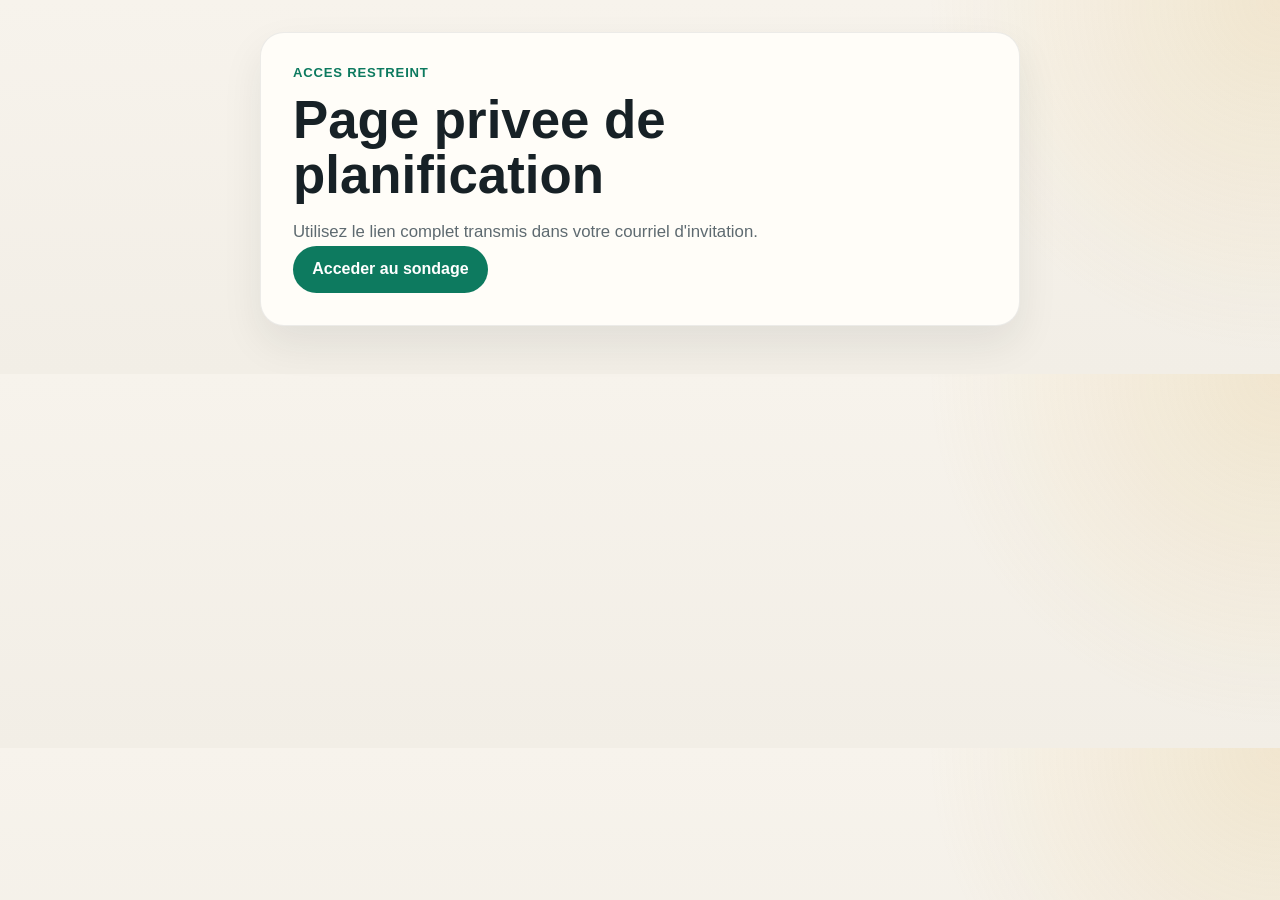
<file: index.html>
<!doctype html>
<html lang="fr">
  <head>
    <meta charset="utf-8" />
    <meta name="viewport" content="width=device-width, initial-scale=1" />
    <title>Acces prive</title>
    <link rel="stylesheet" href="/styles.css" />
  </head>
  <body>
    <main class="shell shell-narrow">
      <section class="card hero">
        <p class="eyebrow">Acces restreint</p>
        <h1>Page privee de planification</h1>
        <p class="lede">
          Utilisez le lien complet transmis dans votre courriel d'invitation.
        </p>
        <a class="button" href="/rendezvous-ia-loi25-c2f9m6/">Acceder au sondage</a>
      </section>
    </main>
  </body>
</html>
</file>
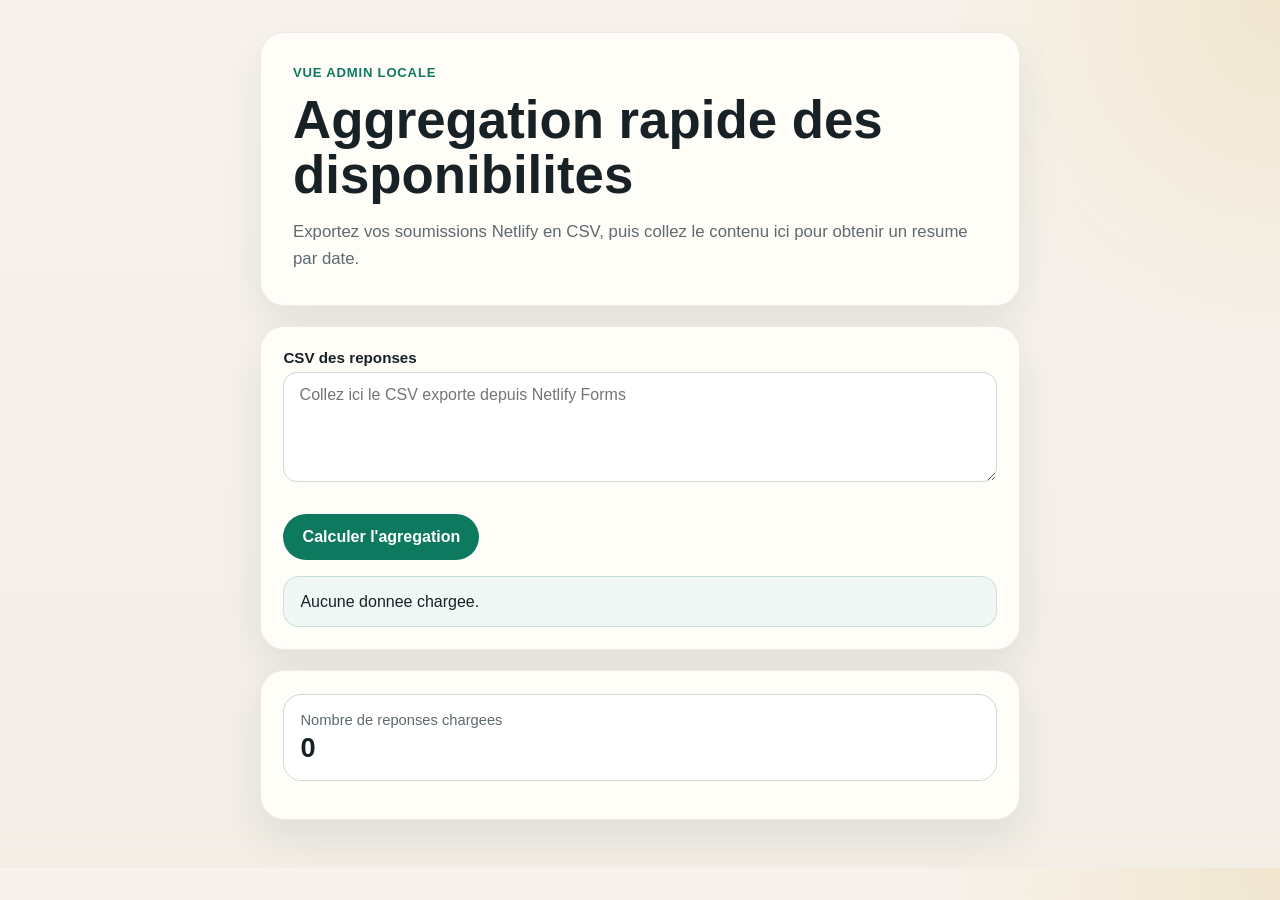
<file: admin-revue-k7d3p1/index.html>
<!doctype html>
<html lang="fr">
  <head>
    <meta charset="utf-8" />
    <meta name="viewport" content="width=device-width, initial-scale=1" />
    <title>Aggregation des reponses</title>
    <link rel="stylesheet" href="/styles.css" />
  </head>
  <body>
    <main class="shell shell-narrow">
      <section class="card hero">
        <p class="eyebrow">Vue admin locale</p>
        <h1>Aggregation rapide des disponibilites</h1>
        <p class="lede">
          Exportez vos soumissions Netlify en CSV, puis collez le contenu ici pour obtenir un resume par date.
        </p>
      </section>

      <section class="card pane" style="margin-top: 1.25rem;">
        <form data-admin-form class="stack">
          <div class="field full">
            <label for="csv_blob">CSV des reponses</label>
            <textarea id="csv_blob" placeholder="Collez ici le CSV exporte depuis Netlify Forms"></textarea>
          </div>
          <div class="footer-line">
            <button type="submit">Calculer l'agregation</button>
          </div>
          <div class="notice" data-admin-message>
            Aucune donnee chargee.
          </div>
        </form>
      </section>

      <section class="card pane stack" style="margin-top: 1.25rem;">
        <div class="metric">
          <span class="small">Nombre de reponses chargees</span>
          <strong data-submission-count>0</strong>
        </div>
        <div data-admin-results></div>
      </section>
    </main>

    <script src="/admin.js"></script>
  </body>
</html>
</file>
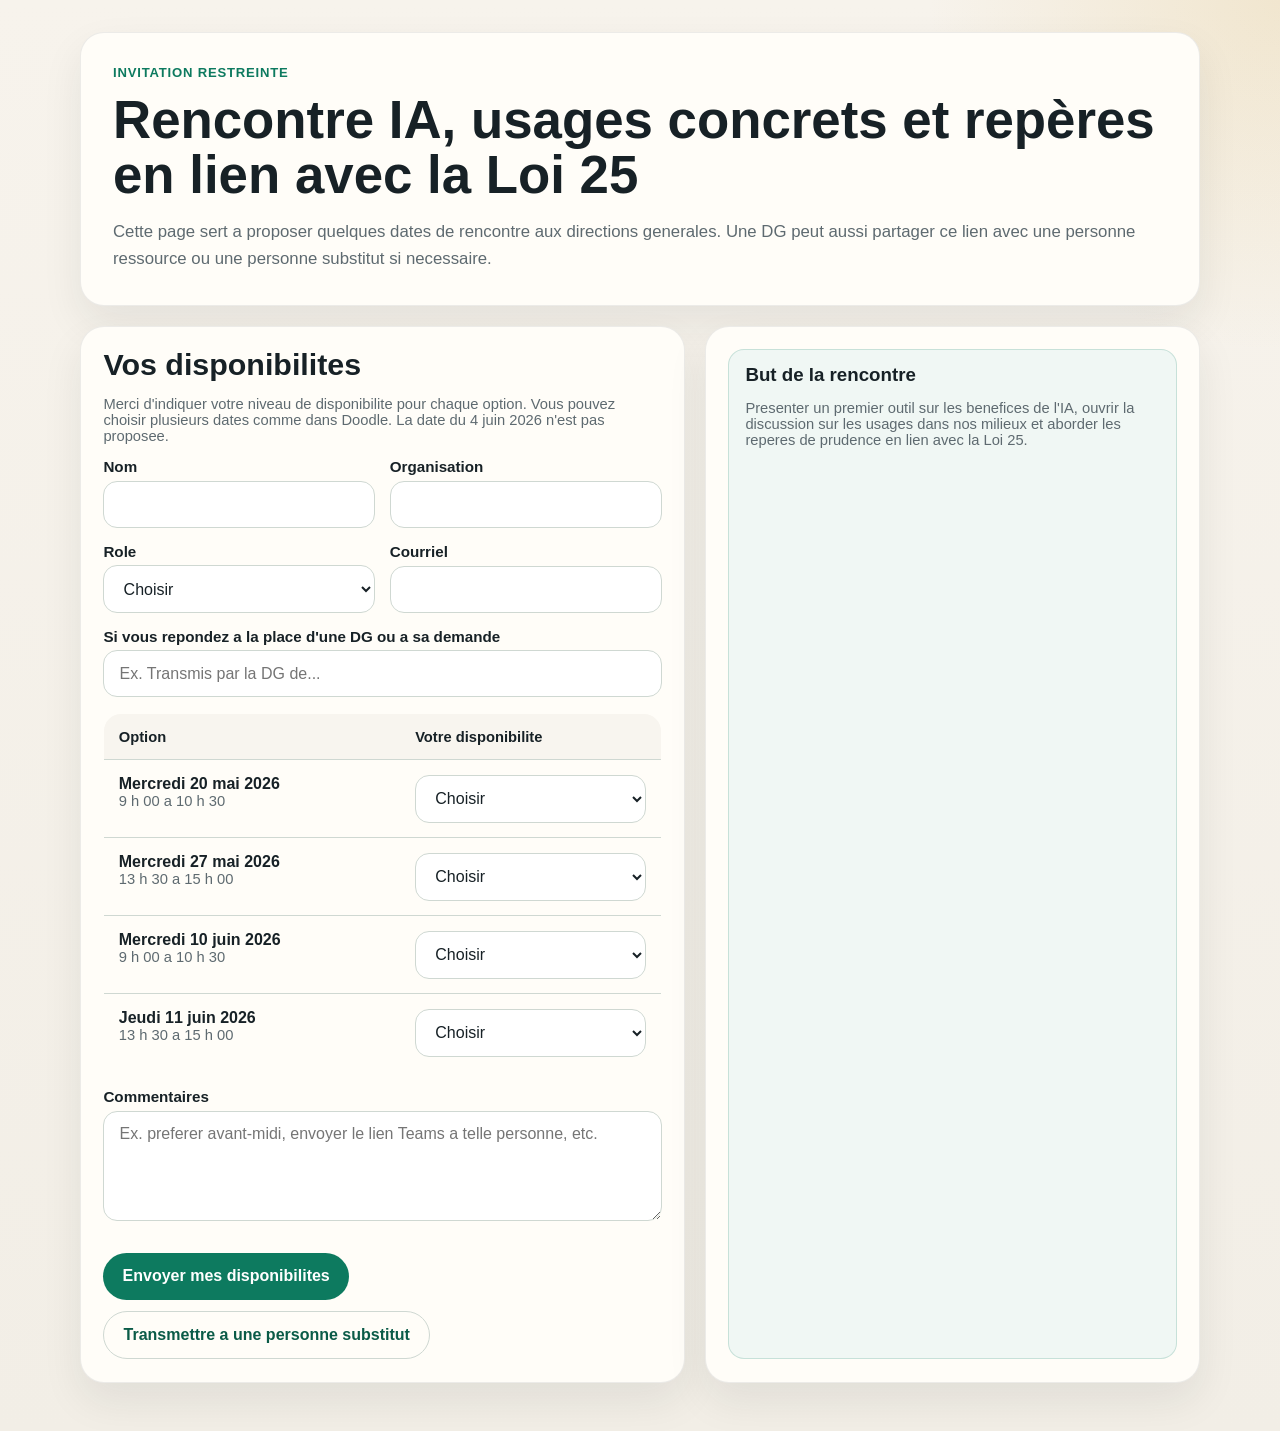
<file: rendezvous-ia-loi25-c2f9m6/index.html>
<!doctype html>
<html lang="fr">
  <head>
    <meta charset="utf-8" />
    <meta name="viewport" content="width=device-width, initial-scale=1" />
    <title>Rencontre IA et Loi 25</title>
    <link rel="stylesheet" href="/styles.css" />
  </head>
  <body>
    <main class="shell">
      <section class="card hero">
        <p class="eyebrow">Invitation restreinte</p>
        <h1>Rencontre IA, usages concrets et repères en lien avec la Loi 25</h1>
        <p class="lede">
          Cette page sert a proposer quelques dates de rencontre aux directions generales.
          Une DG peut aussi partager ce lien avec une personne ressource ou une personne substitut si necessaire.
        </p>
      </section>

      <section class="layout" style="margin-top: 1.25rem;">
        <div class="card pane">
          <div class="gate" data-gate>
            <h2>Code d'acces</h2>
            <p class="small">
              Entrez le code transmis dans le courriel d'invitation.
            </p>
            <form data-gate-form>
              <div class="field">
                <label for="access_code">Code</label>
                <input id="access_code" name="access_code" type="password" autocomplete="off" required />
              </div>
              <div class="footer-line">
                <button type="submit">Debloquer le sondage</button>
              </div>
            </form>
            <div class="warning hidden" data-gate-message></div>
          </div>

          <div class="hidden" data-poll>
            <h2>Vos disponibilites</h2>
            <p class="small">
              Merci d'indiquer votre niveau de disponibilite pour chaque option. Vous pouvez choisir plusieurs dates comme dans Doodle. La date du 4 juin 2026 n'est pas proposee.
            </p>

            <form
              name="ia-loi25-dates"
              method="POST"
              data-netlify="true"
              netlify-honeypot="bot-field"
              action="/thanks/"
            >
              <input type="hidden" name="form-name" value="ia-loi25-dates" />
              <input type="hidden" name="bot-field" />

              <div class="fields">
                <div class="field">
                  <label for="name">Nom</label>
                  <input id="name" name="name" type="text" required />
                </div>
                <div class="field">
                  <label for="organization">Organisation</label>
                  <input id="organization" name="organization" type="text" required />
                </div>
                <div class="field">
                  <label for="role">Role</label>
                  <select id="role" name="role" required>
                    <option value="">Choisir</option>
                    <option>Direction generale</option>
                    <option>Personne ressource</option>
                    <option>Personne substitut</option>
                  </select>
                </div>
                <div class="field">
                  <label for="email">Courriel</label>
                  <input id="email" name="email" type="email" />
                </div>
                <div class="field full">
                  <label for="shared_by">Si vous repondez a la place d'une DG ou a sa demande</label>
                  <input id="shared_by" name="shared_by" type="text" placeholder="Ex. Transmis par la DG de..." />
                </div>
              </div>

              <table class="poll-table" aria-label="Choix de dates">
                <thead>
                  <tr>
                    <th>Option</th>
                    <th>Votre disponibilite</th>
                  </tr>
                </thead>
                <tbody data-date-rows></tbody>
              </table>

              <div class="fields">
                <div class="field full">
                  <label for="comments">Commentaires</label>
                  <textarea id="comments" name="comments" placeholder="Ex. preferer avant-midi, envoyer le lien Teams a telle personne, etc."></textarea>
                </div>
              </div>

              <div class="footer-line">
                <button type="submit" data-submit-button>Envoyer mes disponibilites</button>
                <a class="button secondary" href="mailto:?subject=Invitation%20-%20rencontre%20IA%20et%20Loi%2025&body=Je%20te%20transmets%20le%20lien%20de%20sondage%20si%20tu%20dois%20repondre%20pour%20moi%20ou%20m'accompagner.">Transmettre a une personne substitut</a>
              </div>
            </form>
            <div class="notice hidden" data-form-message></div>
          </div>
        </div>

        <aside class="card pane stack">
          <div class="notice">
            <h3>But de la rencontre</h3>
            <p class="small">
              Presenter un premier outil sur les benefices de l'IA, ouvrir la discussion sur les usages dans nos milieux et aborder les reperes de prudence en lien avec la Loi 25.
            </p>
          </div>

          <div class="stack hidden" data-poll>
            <div>
              <p class="eyebrow">Votre resume</p>
              <div class="summary-grid">
                <div class="metric">
                  <span class="small">Disponible</span>
                  <strong data-count-available>0</strong>
                </div>
                <div class="metric">
                  <span class="small">Possible</span>
                  <strong data-count-maybe>0</strong>
                </div>
                <div class="metric">
                  <span class="small">Indisponible</span>
                  <strong data-count-no>0</strong>
                </div>
              </div>
            </div>

            <div class="notice">
              <h3>Reponses du groupe</h3>
              <p class="small" data-live-status>
                Le mode partage en direct n'est pas encore configure.
              </p>
              <div data-live-results></div>
            </div>

            <div class="notice hidden" data-live-participants-wrap>
              <h3>Personnes ayant repondu</h3>
              <div data-live-participants class="small"></div>
            </div>

            <div class="warning">
              <h3>Confidentialite pratique</h3>
              <p class="small">
                Ce mini-outil est volontairement simple. Pour plus de discretion, gardez le lien au sein du petit cercle d'invitation.
              </p>
            </div>
          </div>
        </aside>
      </section>
    </main>

    <script src="/config.js"></script>
    <script type="module" src="/app.js"></script>
  </body>
</html>
</file>
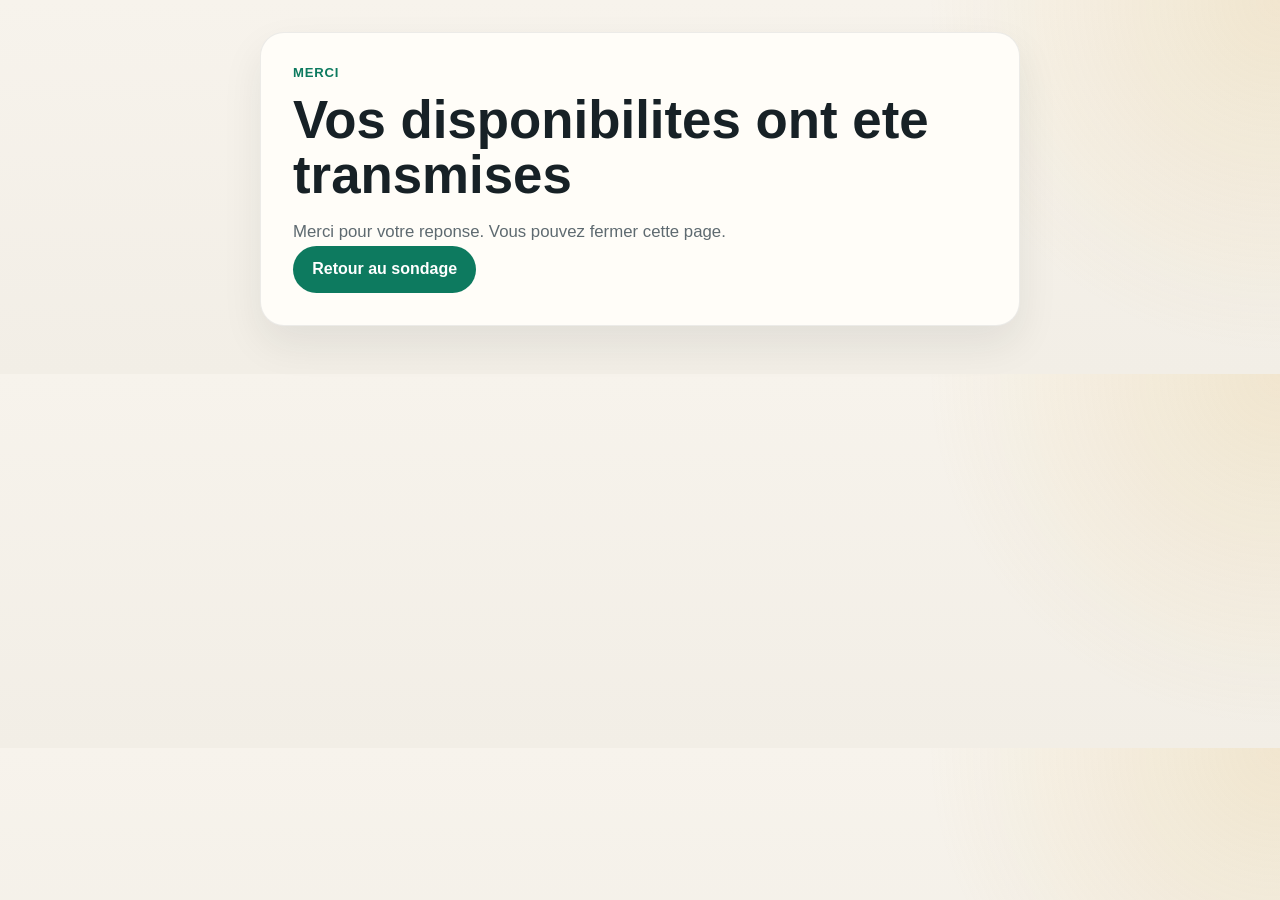
<file: thanks/index.html>
<!doctype html>
<html lang="fr">
  <head>
    <meta charset="utf-8" />
    <meta name="viewport" content="width=device-width, initial-scale=1" />
    <title>Merci</title>
    <link rel="stylesheet" href="/styles.css" />
  </head>
  <body>
    <main class="shell shell-narrow">
      <section class="card hero">
        <p class="eyebrow">Merci</p>
        <h1>Vos disponibilites ont ete transmises</h1>
        <p class="lede">
          Merci pour votre reponse. Vous pouvez fermer cette page.
        </p>
        <a class="button" href="/rendezvous-ia-loi25-c2f9m6/">Retour au sondage</a>
      </section>
    </main>
  </body>
</html>
</file>
<file: styles.css>
:root {
  --bg: #f3efe7;
  --panel: #fffdf8;
  --ink: #172126;
  --muted: #5e6a70;
  --line: #cfd8d2;
  --brand: #0d7a5f;
  --brand-dark: #0a5b47;
  --warm: #d9b25b;
  --danger: #b44c3a;
  --shadow: 0 18px 40px rgba(23, 33, 38, 0.08);
}

* {
  box-sizing: border-box;
}

body {
  margin: 0;
  font-family: "Segoe UI", Aptos, sans-serif;
  color: var(--ink);
  background:
    radial-gradient(circle at top right, rgba(217, 178, 91, 0.2), transparent 22rem),
    linear-gradient(180deg, #f7f3ec 0%, #f2eee6 100%);
}

.shell {
  width: min(1120px, calc(100vw - 2rem));
  margin: 0 auto;
  padding: 2rem 0 3rem;
}

.shell-narrow {
  width: min(760px, calc(100vw - 2rem));
}

.card {
  background: var(--panel);
  border: 1px solid rgba(23, 33, 38, 0.08);
  border-radius: 24px;
  box-shadow: var(--shadow);
}

.hero {
  padding: 2rem;
}

.eyebrow {
  margin: 0 0 0.75rem;
  font-size: 0.82rem;
  font-weight: 700;
  color: var(--brand);
  letter-spacing: 0.06em;
  text-transform: uppercase;
}

h1,
h2,
h3 {
  margin: 0;
  line-height: 1.05;
}

h1 {
  font-size: clamp(2rem, 5vw, 3.3rem);
}

h2 {
  font-size: clamp(1.35rem, 3vw, 1.9rem);
}

.lede {
  margin: 1rem 0 0;
  color: var(--muted);
  font-size: 1.05rem;
  line-height: 1.6;
}

.button,
button {
  appearance: none;
  border: 0;
  border-radius: 999px;
  background: var(--brand);
  color: white;
  text-decoration: none;
  cursor: pointer;
  padding: 0.9rem 1.2rem;
  font: inherit;
  font-weight: 700;
  display: inline-flex;
  align-items: center;
  justify-content: center;
  gap: 0.45rem;
}

.button:hover,
button:hover {
  background: var(--brand-dark);
}

.button.secondary,
button.secondary {
  background: transparent;
  color: var(--brand-dark);
  border: 1px solid var(--line);
}

.layout {
  display: grid;
  grid-template-columns: 1.1fr 0.9fr;
  gap: 1.25rem;
}

.pane {
  padding: 1.4rem;
}

.stack {
  display: grid;
  gap: 1rem;
}

.small {
  font-size: 0.92rem;
  color: var(--muted);
}

.notice {
  padding: 0.95rem 1rem;
  border-radius: 16px;
  background: #f0f7f4;
  border: 1px solid rgba(13, 122, 95, 0.18);
}

.warning {
  padding: 0.95rem 1rem;
  border-radius: 16px;
  background: #fff4ef;
  border: 1px solid rgba(180, 76, 58, 0.18);
}

form {
  display: grid;
  gap: 1rem;
}

.fields {
  display: grid;
  grid-template-columns: repeat(2, minmax(0, 1fr));
  gap: 0.9rem;
}

.field {
  display: grid;
  gap: 0.35rem;
}

.field.full {
  grid-column: 1 / -1;
}

label {
  font-weight: 700;
  font-size: 0.95rem;
}

input,
select,
textarea {
  width: 100%;
  border: 1px solid var(--line);
  border-radius: 14px;
  padding: 0.85rem 0.95rem;
  background: white;
  color: var(--ink);
  font: inherit;
}

textarea {
  min-height: 110px;
  resize: vertical;
}

.poll-table {
  width: 100%;
  border-collapse: collapse;
  overflow: hidden;
  border-radius: 18px;
  border: 1px solid var(--line);
}

.poll-table th,
.poll-table td {
  padding: 0.9rem;
  text-align: left;
  vertical-align: top;
  border-bottom: 1px solid var(--line);
}

.poll-table th {
  background: #f8f5ef;
  font-size: 0.92rem;
}

.poll-table tr:last-child td {
  border-bottom: 0;
}

.chip {
  display: inline-flex;
  padding: 0.35rem 0.65rem;
  border-radius: 999px;
  font-size: 0.84rem;
  font-weight: 700;
  background: #edf6f2;
  color: var(--brand-dark);
}

.gate {
  display: grid;
  gap: 0.9rem;
}

.hidden {
  display: none !important;
}

.summary-grid {
  display: grid;
  grid-template-columns: repeat(3, minmax(0, 1fr));
  gap: 0.9rem;
}

.metric {
  border: 1px solid var(--line);
  border-radius: 18px;
  padding: 1rem;
  background: white;
}

.metric strong {
  display: block;
  font-size: 1.7rem;
  margin-top: 0.2rem;
}

.footer-line {
  margin-top: 1rem;
  display: flex;
  gap: 0.7rem;
  flex-wrap: wrap;
}

@media (max-width: 860px) {
  .layout,
  .fields,
  .summary-grid {
    grid-template-columns: 1fr;
  }

  .shell,
  .shell-narrow {
    width: min(100vw - 1rem, 1120px);
  }

  .hero,
  .pane {
    padding: 1.15rem;
  }
}
</file>
